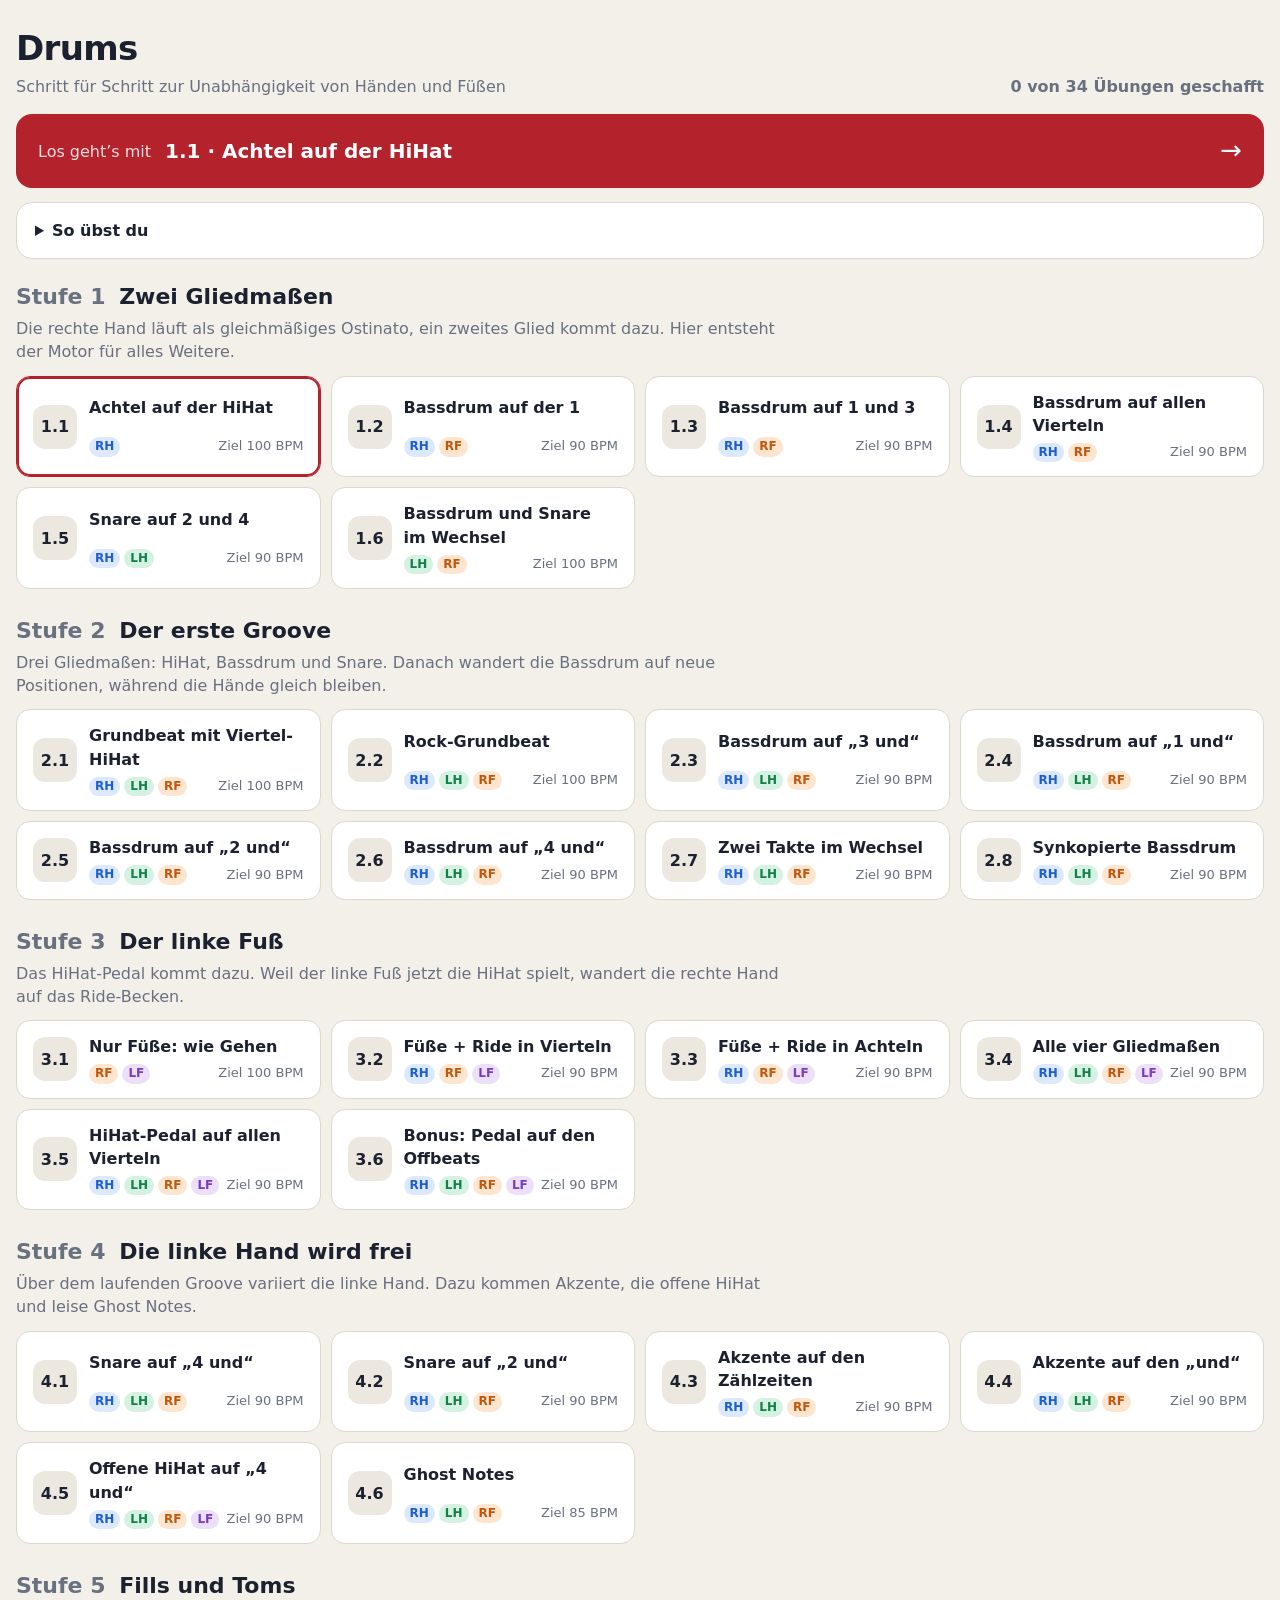
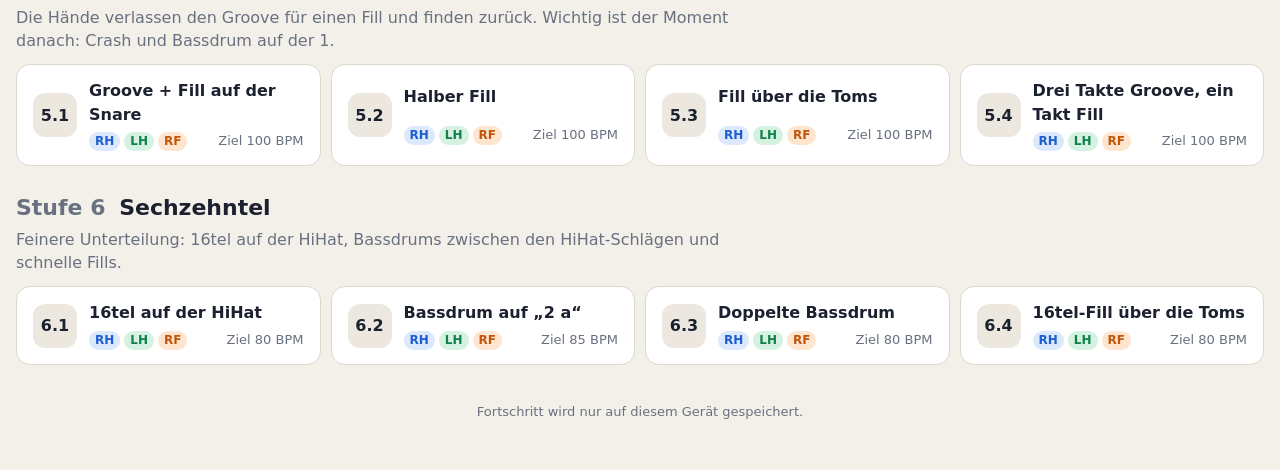
<file: index.html>
<!doctype html>
<html lang="de">
  <head>
    <meta charset="utf-8" />
    <meta name="viewport" content="width=device-width, initial-scale=1, viewport-fit=cover" />
    <title>Drums</title>
    <meta name="description" content="Schlagzeug lernen: Unabhängigkeit von Händen und Füßen, Schritt für Schritt." />
    <meta name="theme-color" content="#b4232c" />
    <link rel="manifest" href="manifest.webmanifest" />
    <link rel="icon" href="icons/icon-192.png" />
    <link rel="apple-touch-icon" href="icons/apple-touch-icon.png" />
    <meta name="apple-mobile-web-app-capable" content="yes" />
    <meta name="mobile-web-app-capable" content="yes" />
    <meta name="apple-mobile-web-app-title" content="Drums" />
    <meta name="apple-mobile-web-app-status-bar-style" content="default" />
    <link rel="stylesheet" href="css/app.css" />
    <script src="vendor/vexflow/vexflow-bravura.js" defer></script>
    <script type="module" src="js/main.js"></script>
  </head>
  <body>
    <div id="app"></div>
    <noscript>Diese App braucht JavaScript.</noscript>
  </body>
</html>
</file>
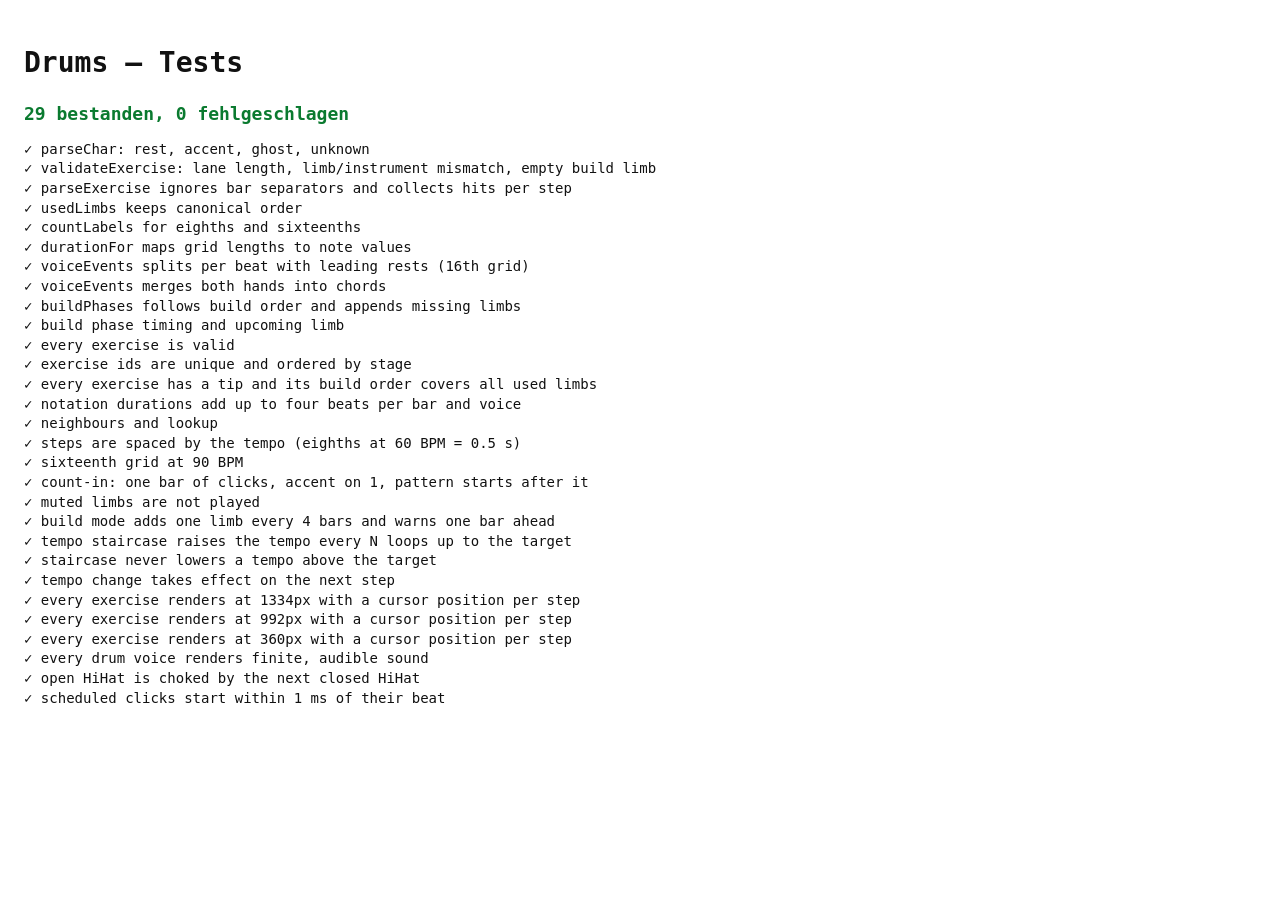
<file: tests/index.html>
<!doctype html>
<html lang="de">
  <head>
    <meta charset="utf-8" />
    <title>Drums – Tests</title>
    <style>
      body {
        font: 14px/1.4 ui-monospace, Consolas, monospace;
        padding: 16px;
        background: #fff;
        color: #111;
      }
      .fail {
        color: #b00020;
      }
      .pass {
        color: #0a7a2f;
      }
      #summary {
        font-size: 18px;
        font-weight: bold;
      }
      #scratch {
        position: absolute;
        left: -10000px;
        width: 1400px;
      }
    </style>
    <script src="../vendor/vexflow/vexflow-bravura.js"></script>
  </head>
  <body>
    <h1>Drums – Tests</h1>
    <div id="summary">läuft …</div>
    <pre id="out"></pre>
    <div id="scratch"></div>
    <script type="module" src="run.js"></script>
  </body>
</html>
</file>
<file: css/app.css>
:root {
  color-scheme: light;
  --bg: #f3f0e9;
  --surface: #ffffff;
  --surface-2: #ece8df;
  --ink: #1c2130;
  --muted: #697080;
  --line: #ddd7cc;
  --accent: #b4232c;
  --accent-ink: #ffffff;
  --cell: #f1ede5;
  --cell-beat: #e6e0d4;
  --now: rgba(28, 33, 48, 0.12);
  --hint-bg: #fff3c4;
  --hint-ink: #5c4400;
  --ok: #17803d;
  --shadow: 0 1px 2px rgba(0, 0, 0, 0.06), 0 4px 16px rgba(0, 0, 0, 0.06);

  /* Limb colors: ink for text/borders, fill for grid cells. */
  --limb-RH-ink: #1d5fd1;
  --limb-RH-fill: #dce8fc;
  --limb-LH-ink: #12804a;
  --limb-LH-fill: #d5f1e1;
  --limb-RF-ink: #c2570c;
  --limb-RF-fill: #fde5d0;
  --limb-LF-ink: #7a3cc4;
  --limb-LF-fill: #ebdffa;

  /* Note colors on the always-white notation paper (independent of the theme). */
  --limb-RH-note: #1d5fd1;
  --limb-LH-note: #12804a;
  --limb-RF-note: #c2570c;
  --limb-LF-note: #7a3cc4;
}

@media (prefers-color-scheme: dark) {
  :root:not([data-theme='light']) {
    color-scheme: dark;
    --bg: #12151c;
    --surface: #1b1f29;
    --surface-2: #252a36;
    --ink: #e8eaf0;
    --muted: #9aa1ae;
    --line: #2e3442;
    --accent: #e0464f;
    --cell: #212632;
    --cell-beat: #2a3040;
    --now: rgba(255, 255, 255, 0.14);
    --hint-bg: #4a3b0a;
    --hint-ink: #ffe08a;
    --ok: #4cc97a;
    --shadow: none;
    --limb-RH-ink: #7fa9ff;
    --limb-RH-fill: #1e2d4d;
    --limb-LH-ink: #62d394;
    --limb-LH-fill: #173628;
    --limb-RF-ink: #f5a057;
    --limb-RF-fill: #3e2a18;
    --limb-LF-ink: #bd91f7;
    --limb-LF-fill: #2f2344;
  }
}

* {
  box-sizing: border-box;
}

html {
  -webkit-text-size-adjust: 100%;
}

body {
  margin: 0;
  background: var(--bg);
  color: var(--ink);
  font: 16px/1.45 system-ui, -apple-system, 'Segoe UI', Roboto, sans-serif;
  touch-action: manipulation;
  -webkit-tap-highlight-color: transparent;
}

a {
  color: inherit;
}

button,
select,
input {
  font: inherit;
  color: inherit;
}

button {
  cursor: pointer;
}

.page {
  max-width: 1400px;
  margin: 0 auto;
  padding: max(16px, env(safe-area-inset-top)) max(16px, env(safe-area-inset-right)) 24px
    max(16px, env(safe-area-inset-left));
}

.card {
  background: var(--surface);
  border-radius: 16px;
  box-shadow: var(--shadow);
  border: 1px solid var(--line);
  padding: 16px;
  margin-bottom: 14px;
}

/* --- Limb color plumbing ------------------------------------------------------------------------------ */

.limb-RH {
  --limb-ink: var(--limb-RH-ink);
  --limb-fill: var(--limb-RH-fill);
}
.limb-LH {
  --limb-ink: var(--limb-LH-ink);
  --limb-fill: var(--limb-LH-fill);
}
.limb-RF {
  --limb-ink: var(--limb-RF-ink);
  --limb-fill: var(--limb-RF-fill);
}
.limb-LF {
  --limb-ink: var(--limb-LF-ink);
  --limb-fill: var(--limb-LF-fill);
}
.limb-text-RH {
  color: var(--limb-RH-ink);
}
.limb-text-LH {
  color: var(--limb-LH-ink);
}
.limb-text-RF {
  color: var(--limb-RF-ink);
}
.limb-text-LF {
  color: var(--limb-LF-ink);
}

.limb-chip {
  display: inline-block;
  min-width: 2.1em;
  padding: 1px 6px;
  border-radius: 999px;
  background: var(--limb-fill);
  color: var(--limb-ink);
  font-size: 12px;
  font-weight: 700;
  text-align: center;
}

/* --- Overview ----------------------------------------------------------------------------------------- */

.list-header {
  display: flex;
  align-items: flex-end;
  justify-content: space-between;
  gap: 16px;
  flex-wrap: wrap;
  margin: 8px 0 16px;
}

.list-header h1 {
  margin: 0;
  font-size: 34px;
  letter-spacing: -0.02em;
}

.subtitle {
  margin: 2px 0 0;
  color: var(--muted);
}

.overall {
  color: var(--muted);
  font-weight: 600;
}

.continue {
  display: flex;
  align-items: center;
  gap: 14px;
  padding: 18px 22px;
  border-radius: 16px;
  background: var(--accent);
  color: var(--accent-ink);
  text-decoration: none;
  margin-bottom: 14px;
  flex-wrap: wrap;
}

.continue-label {
  opacity: 0.85;
}

.continue-title {
  font-size: 20px;
  font-weight: 700;
  flex: 1;
}

.continue-arrow {
  font-size: 26px;
}

.howto {
  background: var(--surface);
  border: 1px solid var(--line);
  border-radius: 16px;
  padding: 12px 18px;
  margin-bottom: 22px;
}

.howto summary {
  font-weight: 700;
  cursor: pointer;
  padding: 4px 0;
}

.howto ol {
  margin: 8px 0 4px;
  padding-left: 22px;
}

.howto li {
  margin: 6px 0;
}

.stage {
  margin-bottom: 26px;
}

.stage h2 {
  margin: 0 0 4px;
  font-size: 22px;
}

.stage-no {
  color: var(--muted);
  font-weight: 600;
  margin-right: 6px;
}

.stage-intro {
  margin: 0 0 12px;
  color: var(--muted);
  max-width: 75ch;
}

.exercise-list {
  display: grid;
  grid-template-columns: repeat(auto-fill, minmax(280px, 1fr));
  gap: 10px;
}

.exercise-card {
  display: grid;
  grid-template-columns: auto 1fr;
  grid-template-areas:
    'id title'
    'id meta';
  column-gap: 12px;
  row-gap: 6px;
  align-items: center;
  padding: 14px 16px;
  background: var(--surface);
  border: 1px solid var(--line);
  border-radius: 14px;
  text-decoration: none;
  min-height: 76px;
}

.exercise-card.is-next {
  border-color: var(--accent);
  box-shadow: 0 0 0 2px var(--accent) inset;
}

.exercise-card.is-done .ex-id {
  background: var(--ok);
  color: #fff;
}

.ex-id {
  grid-area: id;
  width: 44px;
  height: 44px;
  border-radius: 12px;
  background: var(--surface-2);
  display: grid;
  place-items: center;
  font-weight: 700;
  font-variant-numeric: tabular-nums;
}

.ex-title {
  grid-area: title;
  font-weight: 650;
}

.ex-limbs {
  grid-area: meta;
  display: flex;
  gap: 4px;
  flex-wrap: wrap;
}

.status {
  grid-area: meta;
  justify-self: end;
  font-size: 13px;
  color: var(--muted);
}

.status.done {
  color: var(--ok);
  font-weight: 700;
}

.status.partial {
  color: var(--ink);
  font-weight: 600;
}

.list-footer {
  color: var(--muted);
  font-size: 13px;
  text-align: center;
  padding: 12px 0 24px;
}

/* --- Exercise screen ---------------------------------------------------------------------------------- */

.exercise-page {
  padding-bottom: 8px;
}

.ex-header {
  display: flex;
  align-items: center;
  gap: 14px;
  margin: 4px 0 14px;
}

.back,
.nav-btn {
  display: grid;
  place-items: center;
  min-width: 48px;
  height: 48px;
  padding: 0 14px;
  border-radius: 12px;
  background: var(--surface);
  border: 1px solid var(--line);
  text-decoration: none;
  font-weight: 700;
  font-size: 18px;
}

.ex-heading {
  flex: 1;
  min-width: 0;
}

.ex-stage {
  color: var(--muted);
  font-size: 14px;
}

.ex-heading h1 {
  margin: 0;
  font-size: 26px;
  line-height: 1.2;
}

.ex-nav {
  display: flex;
  gap: 8px;
}

.notation-card {
  position: relative;
  background: #fff;
  color: #1c2130;
  padding: 52px 8px 8px;
  overflow: hidden;
}

.notation-wrap {
  position: relative;
}

.notation svg {
  display: block;
}

.cursor {
  position: absolute;
  top: 0;
  left: 0;
  width: 4px;
  border-radius: 2px;
  background: rgba(180, 35, 44, 0.55);
  pointer-events: none;
}

.overlay.countin {
  position: absolute;
  inset: 0;
  display: grid;
  place-items: center;
  font-size: 110px;
  font-weight: 800;
  color: var(--accent);
  background: rgba(255, 255, 255, 0.72);
  pointer-events: none;
}

.overlay.countin[hidden],
.hint[hidden],
.cursor[hidden] {
  display: none;
}

.hint {
  position: absolute;
  top: 8px;
  left: 50%;
  transform: translateX(-50%);
  max-width: calc(100% - 24px);
  padding: 8px 18px;
  border-radius: 999px;
  background: var(--hint-bg);
  color: var(--hint-ink);
  font-size: 18px;
  font-weight: 600;
  box-shadow: 0 2px 10px rgba(0, 0, 0, 0.15);
  white-space: nowrap;
  overflow: hidden;
  text-overflow: ellipsis;
}

/* Grid */

.grid-card {
  padding: 12px;
}

.grid-block {
  display: grid;
  grid-template-columns: 150px repeat(var(--cols), minmax(0, 1fr));
  gap: 3px;
}

.grid-block + .grid-block {
  margin-top: 12px;
}

.grid-corner {
  font-size: 12px;
  color: var(--muted);
  align-self: end;
}

.grid-count {
  text-align: center;
  font-size: 13px;
  color: var(--muted);
  padding: 2px 0;
  border-radius: 6px;
}

.grid-count.beat {
  font-weight: 800;
  color: var(--ink);
}

.grid-label {
  display: flex;
  align-items: center;
  gap: 8px;
  height: 46px;
  padding: 0 10px;
  border: 1px solid var(--line);
  border-radius: 10px;
  background: var(--surface);
  text-align: left;
  min-width: 0;
}

.limb-dot {
  flex: none;
  width: 14px;
  height: 14px;
  border-radius: 50%;
  background: var(--limb-ink);
}

.limb-name {
  font-weight: 650;
  font-size: 14px;
  white-space: nowrap;
  overflow: hidden;
  text-overflow: ellipsis;
}

.limb-sound {
  margin-left: auto;
  font-size: 11px;
  font-weight: 700;
  text-transform: uppercase;
  color: var(--muted);
}

.grid-label.muted .limb-name {
  text-decoration: line-through;
  opacity: 0.6;
}

.grid-label.muted .limb-dot {
  background: transparent;
  box-shadow: 0 0 0 2px var(--limb-ink) inset;
}

.grid-cell {
  height: 46px;
  border-radius: 7px;
  background: var(--cell);
  display: flex;
  align-items: center;
  justify-content: center;
  font-size: 12px;
  font-weight: 700;
  color: var(--limb-ink);
  min-width: 0;
  overflow: hidden;
  transition: transform 60ms ease-out;
}

.grid-cell.beat {
  background: var(--cell-beat);
}

.grid-cell.hit {
  background: var(--limb-fill);
  box-shadow: 0 0 0 2px var(--limb-ink) inset;
}

.grid-cell.accent::before {
  content: '>';
  margin-right: 1px;
}

.grid-cell.accent {
  font-weight: 900;
}

.grid-cell.ghost {
  font-weight: 500;
  font-size: 11px;
  box-shadow: 0 0 0 1px var(--limb-ink) inset;
}

.grid-count.now {
  background: var(--accent);
  color: var(--accent-ink);
}

.grid-cell.now {
  box-shadow: 0 0 0 3px var(--ink) inset;
}

.grid-cell.hit.now {
  background: var(--limb-ink);
  color: var(--surface);
  transform: scale(1.06);
}

.inactive {
  opacity: 0.22;
}

.upcoming {
  animation: pulse 0.6s ease-in-out infinite alternate;
}

@keyframes pulse {
  from {
    opacity: 0.25;
  }
  to {
    opacity: 1;
  }
}

/* Tip */

.tip-card h2 {
  margin: 0 0 6px;
  font-size: 17px;
}

.tip-card p {
  margin: 0 0 8px;
  max-width: 90ch;
}

.count-line span {
  font-weight: 700;
  word-spacing: 0.35em;
}

.best-line {
  color: var(--muted);
}

/* Controls (sticky at the bottom so they stay reachable while playing) */

.controls {
  position: sticky;
  bottom: 0;
  z-index: 5;
  display: flex;
  align-items: center;
  gap: 14px;
  flex-wrap: wrap;
  padding: 12px 14px max(12px, env(safe-area-inset-bottom));
  margin: 0 -2px 14px;
  background: var(--surface);
  border: 1px solid var(--line);
  border-radius: 18px;
  box-shadow: 0 -4px 24px rgba(0, 0, 0, 0.08);
}

.play {
  width: 76px;
  height: 76px;
  border-radius: 50%;
  border: none;
  background: var(--accent);
  color: var(--accent-ink);
  font-size: 30px;
  flex: none;
}

.play.playing {
  background: var(--ink);
  color: var(--surface);
}

.tempo {
  display: grid;
  grid-template-columns: 52px 92px 52px;
  grid-template-rows: auto auto;
  align-items: center;
  column-gap: 6px;
}

.tempo-step {
  width: 52px;
  height: 52px;
  border-radius: 14px;
  border: 1px solid var(--line);
  background: var(--surface-2);
  font-size: 26px;
  font-weight: 700;
}

.tempo-display {
  text-align: center;
  line-height: 1;
}

.bpm {
  display: block;
  font-size: 34px;
  font-weight: 800;
  font-variant-numeric: tabular-nums;
}

.tempo-display small {
  color: var(--muted);
  font-size: 12px;
  font-weight: 700;
}

.tempo-slider {
  grid-column: 1 / 3;
  width: 100%;
  margin-top: 8px;
  accent-color: var(--accent);
}

.tempo-target {
  font-size: 12px;
  color: var(--muted);
  text-align: center;
  margin-top: 8px;
}

.toggles {
  display: flex;
  gap: 8px;
  flex-wrap: wrap;
  flex: 1;
}

.toggle {
  height: 52px;
  padding: 0 16px;
  border-radius: 14px;
  border: 1px solid var(--line);
  background: var(--surface-2);
  font-weight: 650;
  color: var(--muted);
}

.toggle.on {
  background: var(--ink);
  border-color: var(--ink);
  color: var(--surface);
}

.success {
  height: 52px;
  padding: 0 18px;
  border-radius: 14px;
  border: 2px solid var(--ok);
  background: transparent;
  color: var(--ok);
  font-weight: 700;
}

.success.saved {
  background: var(--ok);
  color: #fff;
}

/* Settings */

.settings summary {
  font-weight: 700;
  cursor: pointer;
}

.settings-grid {
  display: grid;
  grid-template-columns: repeat(auto-fill, minmax(240px, 1fr));
  gap: 14px 20px;
  margin-top: 14px;
}

.settings-grid label {
  display: flex;
  flex-direction: column;
  gap: 6px;
  font-size: 14px;
  font-weight: 600;
}

.settings-grid label.check {
  flex-direction: row;
  align-items: center;
}

.settings-grid select {
  height: 44px;
  border-radius: 10px;
  border: 1px solid var(--line);
  background: var(--surface-2);
  padding: 0 10px;
}

.settings-grid input[type='range'] {
  accent-color: var(--accent);
}

.settings-grid input[type='checkbox'] {
  width: 22px;
  height: 22px;
  accent-color: var(--accent);
}

.settings-note {
  color: var(--muted);
  font-size: 14px;
  margin: 14px 0 0;
}

/* --- Narrow screens (phone fallback) ------------------------------------------------------------------ */

@media (max-width: 700px) {
  .grid-block {
    grid-template-columns: 92px repeat(var(--cols), minmax(0, 1fr));
    gap: 2px;
  }
  .limb-name {
    font-size: 12px;
  }
  .grid-cell {
    font-size: 10px;
  }
  .ex-heading h1 {
    font-size: 21px;
  }
  .ex-nav {
    display: none;
  }
  .hint {
    font-size: 15px;
  }
}
</file>
